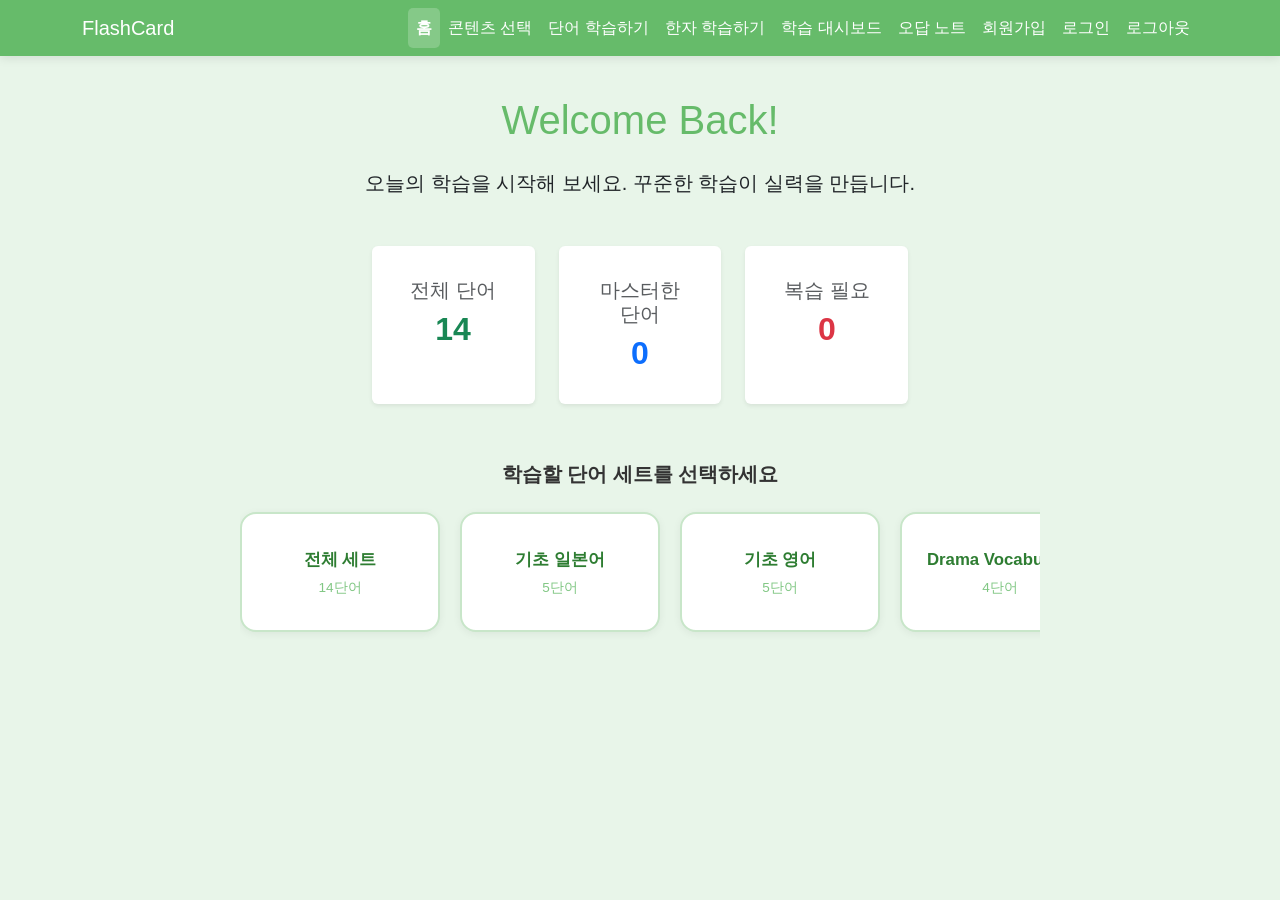
<file: index.html>
<!doctype html>
<html lang="en">
    <head>
        <meta charset="UTF-8">
        <meta name="viewport" content="width=device-width, initial-scale=1.0">
        <title>Flash Card - Dashboard</title>
        <!-- Bootstrap 5 CSS 연결 -->
        <link href="https://cdn.jsdelivr.net/npm/bootstrap@5.3.0/dist/css/bootstrap.min.css" rel="stylesheet">
        <link rel="stylesheet" href="statics/styles.css" />
    </head>
    <body>
        <!-- Navigation Bar -->
        <nav class="navbar navbar-expand-lg navbar-dark sticky-top">
            <div class="container">
                <a class="navbar-brand" href="index.html">FlashCard</a>
                <button class="navbar-toggler" type="button" data-bs-toggle="collapse" data-bs-target="#navbarNav" aria-controls="navbarNav" aria-expanded="false" aria-label="Toggle navigation">
                    <span class="navbar-toggler-icon"></span>
                </button>
                <div class="collapse navbar-collapse" id="navbarNav">
                    <ul class="navbar-nav ms-auto">
                        <li class="nav-item">
                            <a class="nav-link active" href="index.html">홈</a>
                        </li>
                        <li class="nav-item">
                            <a class="nav-link" href="card_deck.html">콘텐츠 선택</a>
                        </li>
                        <li class="nav-item">
                            <a class="nav-link" href="flash_card.html">단어 학습하기</a>
                        </li>
                         <li class="nav-item">
                            <a class="nav-link" href="kanji_deck.html">한자 학습하기</a>
                        </li>
                        <li class="nav-item">
                            <a class="nav-link" href="dashboard.html">학습 대시보드</a>
                        </li>
                        <li class="nav-item">
                            <a class="nav-link" href="flash_card.html?mode=wrong">오답 노트</a>
                        </li>
                        <li class="nav-item">
                            <a class="nav-link" href="sign_up.html">회원가입</a>
                        </li>
                        <li class="nav-item">
                            <a class="nav-link" href="login.html">로그인</a>
                        </li>
                        <li class="nav-item">
                            <a class="nav-link" href="logout.html">로그아웃</a>
                        </li>
                    </ul>
                </div>
            </div>
        </nav>

        <main id="main-content">
            
            <section class="content-section text-center">
                <h1 class="section-title mb-4">Welcome Back! </h1>
                <p class="lead mb-5">오늘의 학습을 시작해 보세요. 꾸준한 학습이 실력을 만듭니다.</p>

                <div class="row g-4 mb-5 justify-content-center" style="max-width: 800px;">
                    <div class="col-md-4">
                        <a href="flash_card.html?mode=all" class="text-decoration-none">
                            <div class="card h-100 border-0 shadow-sm p-3 stat-card">
                                <div class="card-body">
                                    <h5 class="card-title text-muted">전체 단어</h5>
                                    <h2 class="card-text fw-bold text-success" id="stat-total">0</h2>
                                </div>
                            </div>
                        </a>
                    </div>
                    <div class="col-md-4">
                        <a href="flash_card.html?mode=known" class="text-decoration-none">
                            <div class="card h-100 border-0 shadow-sm p-3 stat-card">
                                <div class="card-body">
                                    <h5 class="card-title text-muted">마스터한 단어</h5>
                                    <h2 class="card-text fw-bold text-primary" id="stat-mastered">0</h2>
                                </div>
                            </div>
                        </a>
                    </div>
                    <div class="col-md-4">
                        <a href="flash_card.html?mode=wrong" class="text-decoration-none">
                            <div class="card h-100 border-0 shadow-sm p-3 stat-card">
                                <div class="card-body">
                                    <h5 class="card-title text-muted">복습 필요</h5>
                                    <h2 class="card-text fw-bold text-danger" id="stat-wrong">0</h2>
                                </div>
                            </div>
                        </a>    
                    </div>
                </div>

                <div class="set-select-section mb-5 text-center">
                    <h5 class="fw-bold mb-3">학습할 단어 세트를 선택하세요</h5>
                    <div id="set-cards" class="set-cards-scroll">
                        <!-- 세트 카드들이 statics/dashboard.js에 의해 동적으로 추가됩니다 -->
                    </div>
                </div>
            </section>
        </main>

        <script src="statics/utils.js"></script>
        <script src="statics/storage.js"></script>
        <script src="statics/dashboard.js"></script>
        <!-- Bootstrap 5 JS 연결 (햄버거 메뉴 작동 필수) -->
        <script src="https://cdn.jsdelivr.net/npm/bootstrap@5.3.0/dist/js/bootstrap.bundle.min.js"></script>
    </body>
</html>
</file>
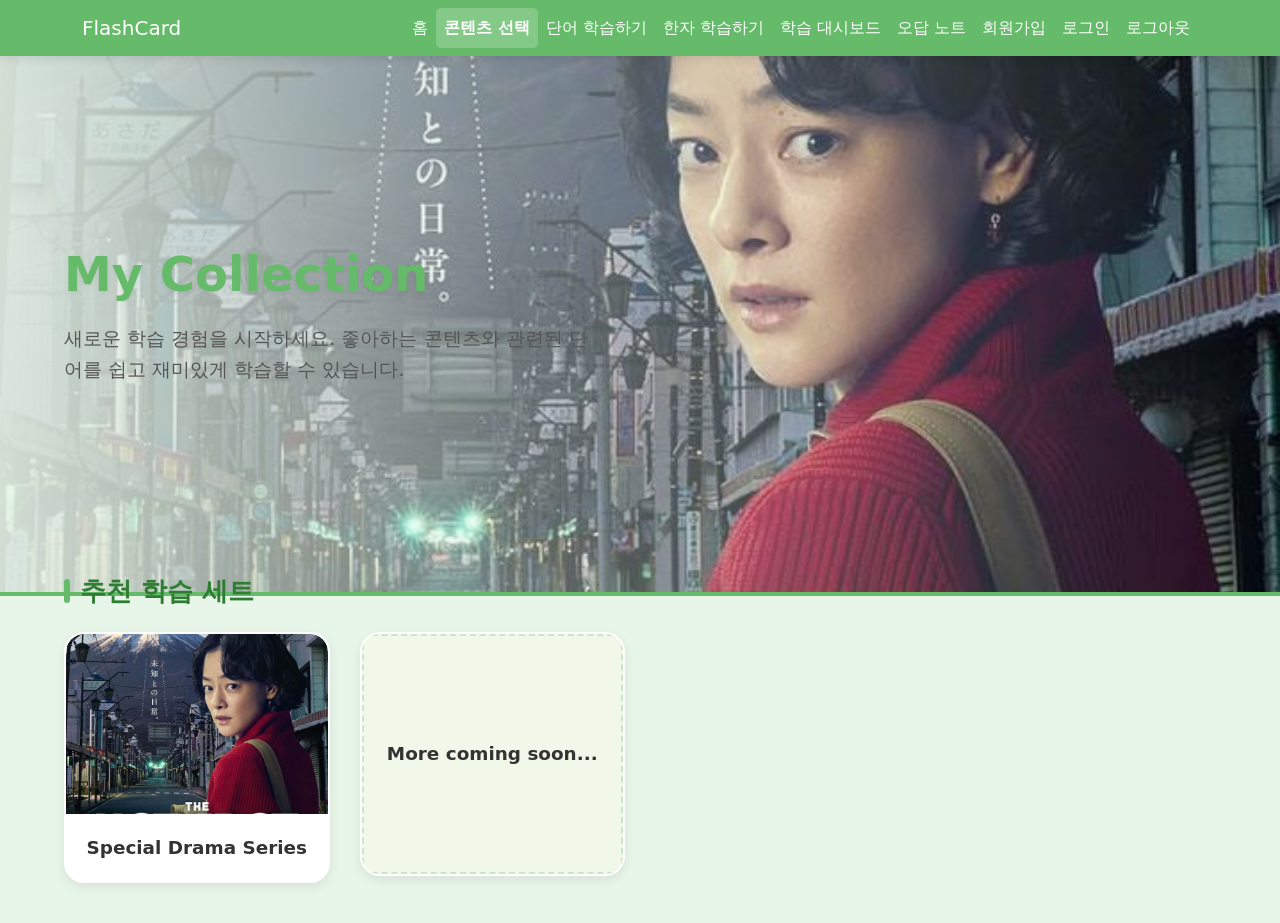
<file: card_deck.html>
<!doctype html>
<html lang="ko">
    <head>
        <meta charset="UTF-8" />
        <meta name="viewport" content="width=device-width, initial-scale=1.0" />
        <title>콘텐츠 선택 - Flash Card</title>
        <!-- Bootstrap 5 CSS 연결 -->
        <link href="https://cdn.jsdelivr.net/npm/bootstrap@5.3.0/dist/css/bootstrap.min.css" rel="stylesheet">
        <link rel="stylesheet" href="statics/styles.css">
        <style>
            /* Flash Card Theme Styles (Netflix Layout preserved) */
            :root {
                --bg-color: #e8f5e9;
                --text-color: #333333;
                --accent-color: #66bb6a;
                --secondary-color: #a5d6a7;
                --transition-speed: 0.3s;
            }

            body {
                background-color: var(--bg-color);
                color: var(--text-color);
                font-family: "Pretendard", -apple-system, BlinkMacSystemFont, system-ui, Roboto, "Helvetica Neue", "Segoe UI", "Apple SD Gothic Neo", "Noto Sans KR", "Malgun Gothic", sans-serif;
                margin: 0;
                padding: 0;
                overflow-x: hidden;
            }

            /* Hero Section */
            .hero {
                height: 60vh;
                position: relative;
                display: flex;
                align-items: center;
                justify-content: flex-start;
                background-image:
                    linear-gradient(
                        to right,
                        rgba(232, 245, 233, 0.9) 0%,
                        rgba(232, 245, 233, 0.4) 40%,
                        rgba(232, 245, 233, 0) 100%
                    ),
                    url("images/drama_thumnail_01.jpg");
                background-size: cover;
                background-position: center;
                border-bottom: 4px solid var(--accent-color);
            }

            .hero-content {
                padding-left: 5%;
                max-width: 600px;
                animation: fadeInUp 0.8s ease-out;
            }

            .hero-title {
                font-size: 3rem;
                margin: 0;
                font-weight: 800;
                color: var(--accent-color);
                text-shadow: 0 2px 4px rgba(0,0,0,0.05);
            }

            .hero-description {
                font-size: 1.2rem;
                margin-top: 20px;
                line-height: 1.6;
                color: #555;
                font-weight: 500;
            }

            /* Content Grid */
            .deck-container {
                padding: 40px 5%;
                margin-top: -60px;
                position: relative;
                z-index: 10;
            }

            .content-row-title {
                font-size: 1.6rem;
                margin-bottom: 25px;
                font-weight: 700;
                color: #2e7d32;
                display: flex;
                align-items: center;
                gap: 10px;
            }

            .content-row-title::before {
                content: '';
                display: inline-block;
                width: 6px;
                height: 24px;
                background-color: var(--accent-color);
                border-radius: 3px;
            }

            .content-grid {
                display: grid;
                grid-template-columns: repeat(auto-fill, minmax(260px, 1fr));
                gap: 30px;
            }

            /* Card Styles */
            .card-link {
                text-decoration: none;
                color: inherit;
            }

            .card {
                position: relative;
                border-radius: 20px;
                overflow: hidden;
                transition: all var(--transition-speed) cubic-bezier(0.4, 0, 0.2, 1);
                cursor: pointer;
                box-shadow: 0 4px 12px rgba(0, 0, 0, 0.08);
                background-color: white;
                border: 2px solid transparent;
            }

            .card:hover {
                transform: translateY(-10px);
                box-shadow: 0 12px 24px rgba(102, 187, 106, 0.3);
                border-color: var(--accent-color);
            }

            .card img {
                width: 100%;
                height: 180px;
                display: block;
                object-fit: cover;
                border-radius: 18px 18px 0 0;
                transition: transform var(--transition-speed) ease;
            }

            .card:hover img {
                transform: scale(1.05);
            }

            .card-info {
                padding: 20px;
                background-color: white;
                text-align: center;
            }

            .card-title {
                font-size: 1.15rem;
                font-weight: 700;
                margin: 0;
                color: #333;
                transition: color var(--transition-speed);
            }

            .card:hover .card-title {
                color: var(--accent-color);
            }

            /* Placeholder Card */
            .card-placeholder {
                background-color: #f1f8e9;
                height: 240px;
                display: flex;
                align-items: center;
                justify-content: center;
                border: 2px dashed #c8e6c9;
                color: #81c784;
                font-weight: 600;
            }

            /* Responsive */
            @media (max-width: 768px) {
                .hero {
                    height: 50vh;
                }
                .hero-title {
                    font-size: 2.2rem;
                }
                .content-grid {
                    grid-template-columns: repeat(auto-fill, minmax(200px, 1fr));
                    gap: 20px;
                }
                .deck-container {
                    padding: 30px 5%;
                    margin-top: -40px;
                }
            }

            @keyframes fadeInUp {
                from {
                    opacity: 0;
                    transform: translateY(30px);
                }
                to {
                    opacity: 1;
                    transform: translateY(0);
                }
            }
        </style>
    </head>
    <body>
        <!-- Navigation Bar -->
        <nav class="navbar navbar-expand-lg navbar-dark sticky-top">
            <div class="container">
                <a class="navbar-brand" href="index.html">FlashCard</a>
                <button class="navbar-toggler" type="button" data-bs-toggle="collapse" data-bs-target="#navbarNav" aria-controls="navbarNav" aria-expanded="false" aria-label="Toggle navigation">
                    <span class="navbar-toggler-icon"></span>
                </button>
                <div class="collapse navbar-collapse" id="navbarNav">
                    <ul class="navbar-nav ms-auto">
                        <li class="nav-item">
                            <a class="nav-link" href="index.html">홈</a>
                        </li>
                        <li class="nav-item">
                            <a class="nav-link active" href="card_deck.html">콘텐츠 선택</a>
                        </li>
                        <li class="nav-item">
                            <a class="nav-link" href="flash_card.html">단어 학습하기</a>
                        </li>
                         <li class="nav-item">
                            <a class="nav-link" href="kanji_deck.html">한자 학습하기</a>
                        </li>
                        <li class="nav-item">
                            <a class="nav-link" href="dashboard.html">학습 대시보드</a>
                        </li>
                        <li class="nav-item">
                            <a class="nav-link" href="flash_card.html?mode=wrong">오답 노트</a>
                        </li>
                        <li class="nav-item">
                            <a class="nav-link" href="sign_up.html">회원가입</a>
                        </li>
                        <li class="nav-item">
                            <a class="nav-link" href="login.html">로그인</a>
                        </li>
                        <li class="nav-item">
                            <a class="nav-link" href="logout.html">로그아웃</a>
                        </li>
                    </ul>
                </div>
            </div>
        </nav>

        <!-- Main Content Wrapper (Consistent with index.html) -->
        <main id="main-content">
            <!-- Hero Section (Now explicitly below navbar in document flow) -->
            <header class="hero">
                <div class="hero-content">
                    <h1 class="hero-title">My Collection</h1>
                    <p class="hero-description">
                        새로운 학습 경험을 시작하세요. 좋아하는 콘텐츠와 관련된
                        단어를 쉽고 재미있게 학습할 수 있습니다.
                    </p>
                </div>
            </header>

            <!-- Main Content Area -->
            <div class="deck-container">
                <h2 class="content-row-title">추천 학습 세트</h2>

                <div class="content-grid">
                    <!-- Card 1: Drama Series -->
                    <a href="flash_card.html?content=drama_01" class="card-link">
                        <div class="card">
                            <img
                                src="images/drama_thumnail_01.jpg"
                                alt="Drama Thumbnail"
                            />
                            <div class="card-info">
                                <p class="card-title">Special Drama Series</p>
                            </div>
                        </div>
                    </a>

                    <!-- Placeholder Cards to fill the grid -->
                    <a href="#" class="card-link">
                        <div class="card">
                            <div class="card-placeholder">
                                <p class="card-title">More coming soon...</p>
                            </div>
                        </div>
                    </a>
                </div>
            </div>
        </main>

        <!-- Bootstrap 5 JS 연결 (햄버거 메뉴 작동 필수) -->
        <script src="https://cdn.jsdelivr.net/npm/bootstrap@5.3.0/dist/js/bootstrap.bundle.min.js"></script>
    </body>
</html>
</file>
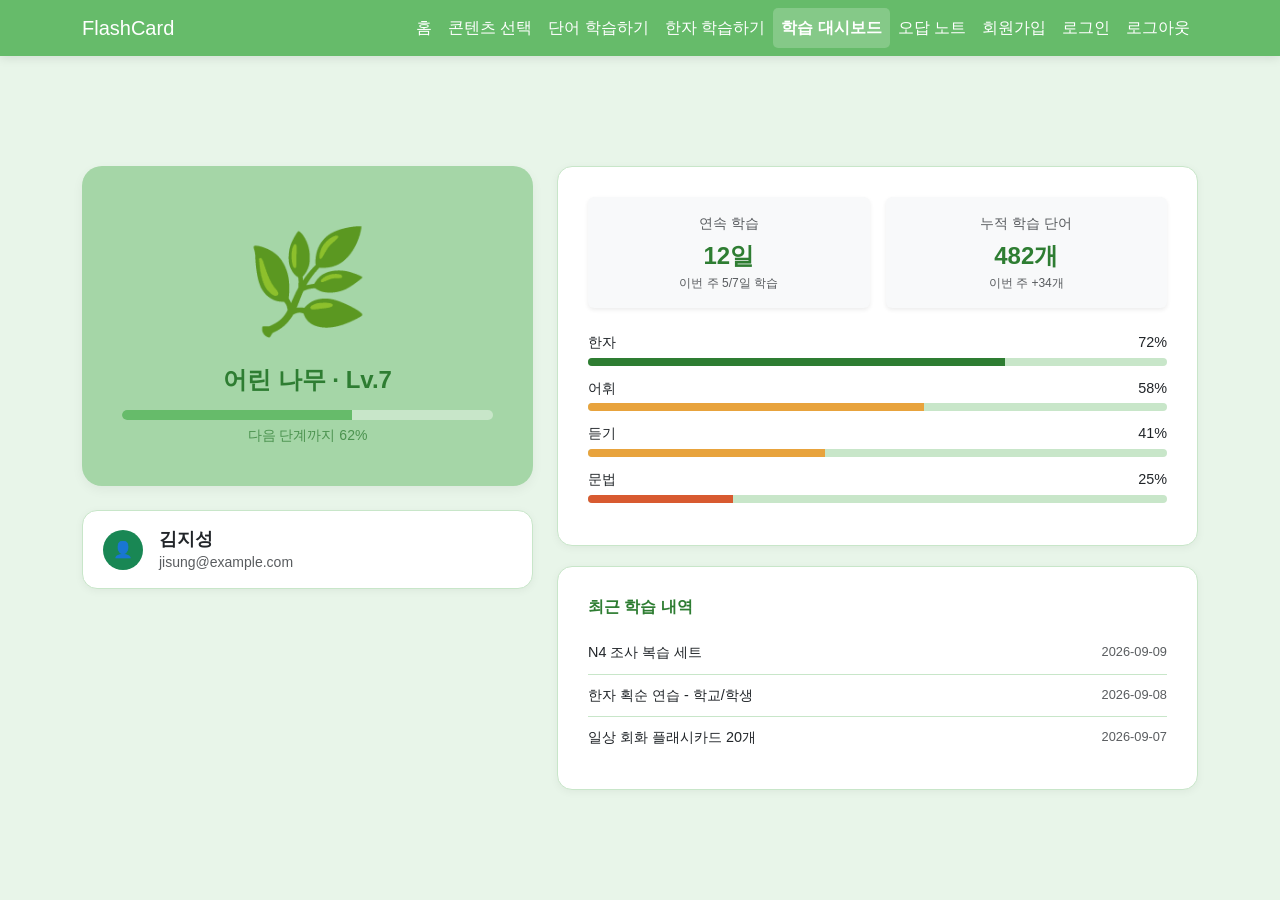
<file: dashboard.html>
<!DOCTYPE html>
<html lang="ko">
<head>
    <meta charset="UTF-8">
    <meta name="viewport" content="width=device-width, initial-scale=1.0">
    <title>학습 대시보드 - FlashCard</title>
    <!-- Bootstrap 5 CSS -->
    <link href="https://cdn.jsdelivr.net/npm/bootstrap@5.3.0/dist/css/bootstrap.min.css" rel="stylesheet">
    <!-- Global Styles -->
    <link rel="stylesheet" href="statics/styles.css">
    <style>
        /* Dashboard Specific Styles that aren't in global statics/styles.css */
        .dashboard-container {
            width: 100%;
            margin: 0 auto;
        }
        .tree-level-block {
            background: var(--secondary-color);
            border: none;
            border-radius: 20px;
            padding: 30px;
            text-align: center;
            color: var(--deep-green);
            box-shadow: 0 4px 12px rgba(0,0,0,0.05);
        }
        .progress-track {
            height: 10px;
            background: var(--line-color);
            border-radius: 5px;
            overflow: hidden;
            margin: 15px 0 5px;
        }
        .progress-fill {
            height: 100%;
            background: var(--accent-color);
            transition: width 0.5s ease-out;
        }
        .user-info-block {
            background: var(--card-bg);
            border: 1px solid var(--line-color);
            border-radius: 15px;
            padding: 15px 20px;
            margin-bottom: 20px;
            box-shadow: 0 2px 8px rgba(0,0,0,0.05);
        }
        .summary-block {
            background: var(--card-bg);
            border: 1px solid var(--line-color);
            border-radius: 15px;
            padding: 20px;
            margin-bottom: 20px;
            box-shadow: 0 2px 8px rgba(0,0,0,0.05);
        }
        .skill-row {
            margin-bottom: 12px;
        }
        .skill-row-top {
            display: flex;
            justify-content: space-between;
            font-size: 0.9rem;
            margin-bottom: 4px;
            font-weight: 500;
        }
        .skill-bar-track {
            height: 8px;
            background: var(--line-color);
            border-radius: 4px;
            overflow: hidden;
        }
        .recent-activity-block {
            background: var(--card-bg);
            border: 1px solid var(--line-color);
            border-radius: 15px;
            padding: 20px;
            box-shadow: 0 2px 8px rgba(0,0,0,0.05);
        }
        .activity-item {
            display: flex;
            justify-content: space-between;
            padding: 10px 0;
            border-bottom: 1px solid var(--line-color);
            font-size: 0.9rem;
        }
        .activity-item:last-child {
            border-bottom: none;
        }

        @media (min-width: 768px) {
            .tree-level-block {
                padding: 40px;
            }
            #tree-visual {
                font-size: 100px !important;
            }
            .summary-block, .recent-activity-block {
                padding: 30px;
            }
        }
    </style>
</head>
<body>
    <!-- Navigation Bar (Same as index.html) -->
    <nav class="navbar navbar-expand-lg navbar-dark sticky-top">
            <div class="container">
                <a class="navbar-brand" href="index.html">FlashCard</a>
                <button class="navbar-toggler" type="button" data-bs-toggle="collapse" data-bs-target="#navbarNav" aria-controls="navbarNav" aria-expanded="false" aria-label="Toggle navigation">
                    <span class="navbar-toggler-icon"></span>
                </button>
                <div class="collapse navbar-collapse" id="navbarNav">
                    <ul class="navbar-nav ms-auto">
                        <li class="nav-item">
                            <a class="nav-link " href="index.html">홈</a>
                        </li>
                        <li class="nav-item">
                            <a class="nav-link" href="card_deck.html">콘텐츠 선택</a>
                        </li>
                        <li class="nav-item">
                            <a class="nav-link" href="flash_card.html">단어 학습하기</a>
                        </li>
                         <li class="nav-item">
                            <a class="nav-link" href="kanji_deck.html">한자 학습하기</a>
                        </li>
                        <li class="nav-item">
                            <a class="nav-link active" href="dashboard.html">학습 대시보드</a>
                        </li>
                        <li class="nav-item">
                            <a class="nav-link" href="flash_card.html?mode=wrong">오답 노트</a>
                        </li>
                        <li class="nav-item">
                            <a class="nav-link" href="sign_up.html">회원가입</a>
                        </li>
                        <li class="nav-item">
                            <a class="nav-link" href="login.html">로그인</a>
                        </li>
                        <li class="nav-item">
                            <a class="nav-link" href="logout.html">로그아웃</a>
                        </li>
                    </ul>
                </div>
            </div>
        </nav>

    <main id="main-content" class="content-section">
        <div class="container py-4">
            <div class="row g-4">
                <!-- Left Column: Identity & Growth -->
                <div class="col-12 col-md-5">
                    <!-- Tree Level Block -->
                    <section class="tree-level-block mb-4">
                        <div id="tree-visual" style="font-size:80px; margin-bottom:10px;"></div>
                        <h4 id="tree-stage-label" class="fw-bold mb-1"></h4>
                        <div class="progress-track">
                            <div class="progress-fill" id="tree-progress"></div>
                        </div>
                        <p id="tree-progress-label" class="small mb-0 opacity-75"></p>
                    </section>

                    <!-- User Info Block -->
                    <section class="user-info-block">
                        <div class="d-flex align-items-center">
                            <div class="flex-shrink-0 me-3">
                                <div class="bg-success text-white rounded-circle d-flex align-items-center justify-content-center" style="width: 40px; height: 40px; font-weight: bold;">
                                    👤
                                </div>
                            </div>
                            <div>
                                <p id="user-name" class="mb-0 fw-bold" style="font-size: 1.1rem;"></p>
                                <p id="user-email" class="mb-0 small text-muted"></p>
                            </div>
                        </div>
                    </section>
                </div>

                <!-- Right Column: Stats & Activity -->
                <div class="col-12 col-md-7">
                    <!-- Summary Block -->
                    <section class="summary-block">
                        <div class="row g-3 mb-4">
                            <div class="col-6">
                                <div class="card h-100 border-0 shadow-sm p-3 stat-card bg-light text-center">
                                    <p class="stat-label small text-muted mb-1">연속 학습</p>
                                    <p class="stat-value fw-bold mb-0" id="streak-value" style="font-size: 1.5rem; color: var(--deep-green);"></p>
                                    <p class="stat-sub x-small text-muted mb-0" id="streak-sub" style="font-size: 0.75rem;"></p>
                                </div>
                            </div>
                            <div class="col-6">
                                <div class="card h-100 border-0 shadow-sm p-3 stat-card bg-light text-center">
                                    <p class="stat-label small text-muted mb-1">누적 학습 단어</p>
                                    <p class="stat-value fw-bold mb-0" id="total-words-value" style="font-size: 1.5rem; color: var(--deep-green);"></p>
                                    <p class="stat-sub x-small text-muted mb-0" id="total-words-sub" style="font-size: 0.75rem;"></p>
                                </div>
                            </div>
                        </div>
                        <div id="skill-breakdown">
                            <!-- Skills will be injected here -->
                        </div>
                    </section>

                    <!-- Recent Activity Block -->
                    <section class="recent-activity-block">
                        <h5 class="fw-bold mb-3" style="font-size: 1rem; color: var(--deep-green);">최근 학습 내역</h5>
                        <div id="activity-list">
                            <!-- Activities will be injected here -->
                        </div>
                    </section>
                </div>
            </div>
        </div>
    </main>

    <script>
        const userDashboardData = {
            user: {
                name: "김지성",
                email: "jisung@example.com",
            },
            level: {
                currentLevel: 7,
                growthStage: 2,
                growthPoint: 620,
                nextStageThreshold: 1000,
            },
            streak: {
                currentStreakDays: 12,
                thisWeekDaysStudied: 5,
            },
            totalWords: {
                total: 482,
                thisWeekGain: 34,
            },
            skills: [
                { label: "한자", percent: 72 },
                { label: "어휘", percent: 58 },
                { label: "듣기", percent: 41 },
                { label: "문법", percent: 25 },
            ],
            recentActivity: [
                { date: "2026-09-09", content: "N4 조사 복습 세트", result: "완료" },
                { date: "2026-09-08", content: "한자 획순 연습 - 학교/학생", result: "완료" },
                { date: "2026-09-07", content: "일상 회화 플래시카드 20개", result: "완료" },
            ],
        };

        const treeAssets = ["🌰", "🌱", "🌿", "🌳", "🌸"];
        const stageLabels = ["씨앗", "새싹", "어린 나무", "무성한 나무", "만개한 나무"];

        function renderTreeLevel(levelData) {
            document.getElementById("tree-visual").textContent = treeAssets[levelData.growthStage];
            document.getElementById("tree-stage-label").textContent =
                `${stageLabels[levelData.growthStage]} · Lv.${levelData.currentLevel}`;

            const percent = Math.min(100, Math.round((levelData.growthPoint / levelData.nextStageThreshold) * 100));
            document.getElementById("tree-progress").style.width = percent + "%";
            document.getElementById("tree-progress-label").textContent = `다음 단계까지 ${percent}%`;
        }

        function renderUserInfo(user) {
            document.getElementById("user-name").textContent = user.name;
            document.getElementById("user-email").textContent = user.email;
        }

        function renderSummary(data) {
            document.getElementById("streak-value").textContent = `${data.streak.currentStreakDays}일`;
            document.getElementById("streak-sub").textContent = `이번 주 ${data.streak.thisWeekDaysStudied}/7일 학습`;

            document.getElementById("total-words-value").textContent = `${data.totalWords.total}개`;
            document.getElementById("total-words-sub").textContent = `이번 주 +${data.totalWords.thisWeekGain}개`;

            const container = document.getElementById("skill-breakdown");
            container.innerHTML = "";
            data.skills.forEach((skill) => {
                const color = skill.percent >= 70 ? "var(--deep-green)" : skill.percent >= 40 ? "#E8A33D" : "#D85A30";
                const row = document.createElement("div");
                row.className = "skill-row";
                row.innerHTML = `
                    <div class="skill-row-top"><span>${skill.label}</span><span>${skill.percent}%</span></div>
                    <div class="skill-bar-track"><div style="height:100%; width:${skill.percent}%; background:${color};"></div></div>
                `;
                container.appendChild(row);
            });
        }

        function renderRecentActivity(activities) {
            const list = document.getElementById("activity-list");
            list.innerHTML = "";
            activities.forEach((item) => {
                const div = document.createElement("div");
                div.className = "activity-item";
                div.innerHTML = `<span>${item.content}</span><span class="text-muted" style="font-size: 0.8rem;">${item.date}</span>`;
                list.appendChild(div);
            });
        }

        function initDashboard(data) {
            renderTreeLevel(data.level);
            renderUserInfo(data.user);
            renderSummary(data);
            renderRecentActivity(data.recentActivity);
        }

        initDashboard(userDashboardData);
    </script>
    <!-- Bootstrap 5 JS -->
    <script src="https://cdn.jsdelivr.net/npm/bootstrap@5.3.0/dist/js/bootstrap.bundle.min.js"></script>
</body>
</html>
</file>
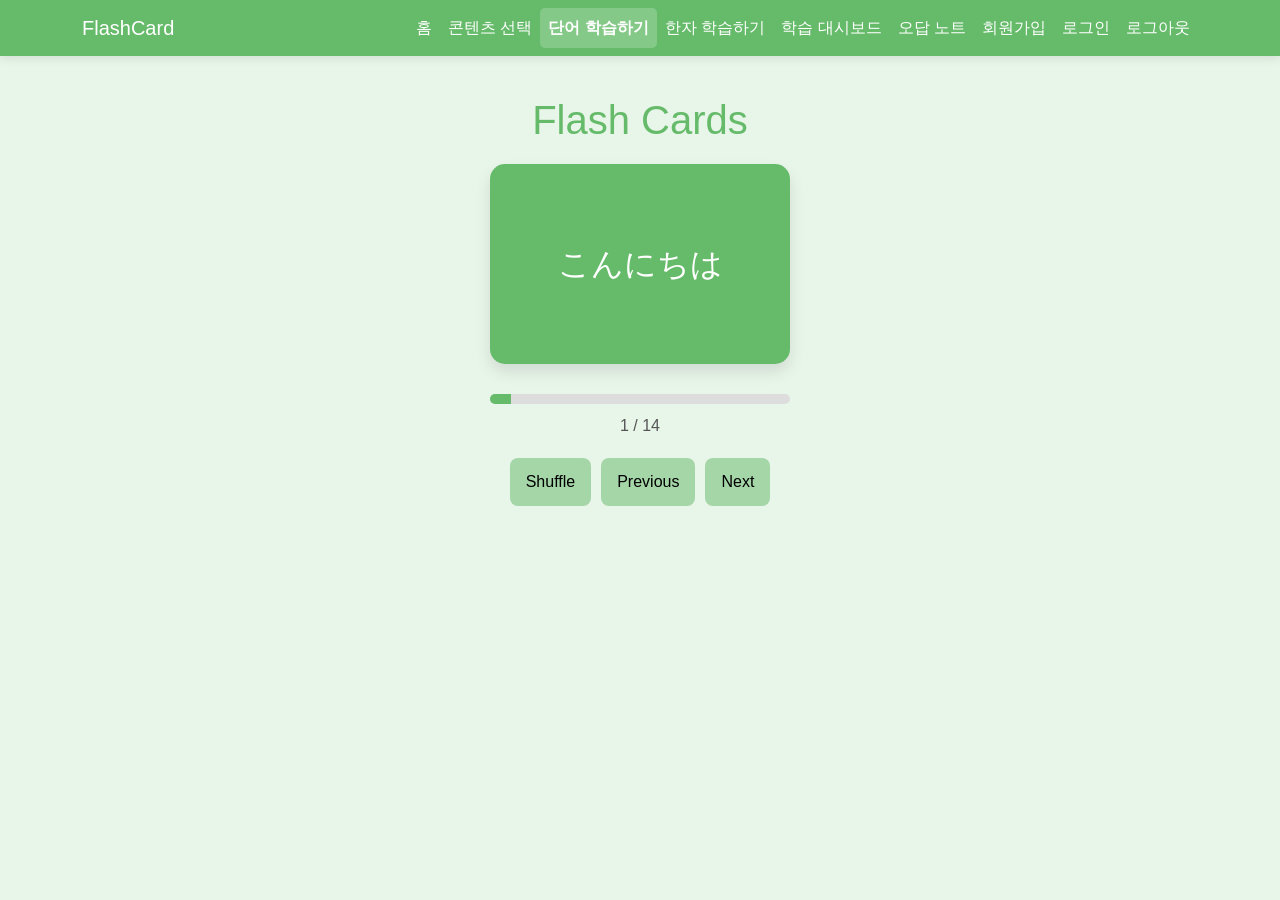
<file: flash_card.html>
<!doctype html>
<html lang="en">
    <head>
        <meta charset="UTF-8">
        <meta name="viewport" content="width=device-width, initial-scale=1.0">
        <title>Flash Card - Learning</title>
        <!-- Bootstrap 5 CSS 연결 -->
        <link href="https://cdn.jsdelivr.net/npm/bootstrap@5.3.0/dist/css/bootstrap.min.css" rel="stylesheet">
        <link rel="stylesheet" href="statics/styles.css" />
    </head>
    <body>
        <!-- Navigation Bar -->
        <nav class="navbar navbar-expand-lg navbar-dark sticky-top">
            <div class="container">
                <a class="navbar-brand" href="index.html">FlashCard</a>
                <button class="navbar-toggler" type="button" data-bs-toggle="collapse" data-bs-target="#navbarNav" aria-controls="navbarNav" aria-expanded="false" aria-label="Toggle navigation">
                    <span class="navbar-toggler-icon"></span>
                </button>
                <div class="collapse navbar-collapse" id="navbarNav">
                    <ul class="navbar-nav ms-auto">
                        <li class="nav-item">
                            <a class="nav-link " href="index.html">홈</a>
                        </li>
                        <li class="nav-item">
                            <a class="nav-link" href="card_deck.html">콘텐츠 선택</a>
                        </li>
                        <li class="nav-item">
                            <a class="nav-link active" href="flash_card.html">단어 학습하기</a>
                        </li>
                         <li class="nav-item">
                            <a class="nav-link" href="kanji_deck.html">한자 학습하기</a>
                        </li>
                        <li class="nav-item">
                            <a class="nav-link" href="dashboard.html">학습 대시보드</a>
                        </li>
                        <li class="nav-item">
                            <a class="nav-link" href="flash_card.html?mode=wrong">오답 노트</a>
                        </li>
                        <li class="nav-item">
                            <a class="nav-link" href="sign_up.html">회원가입</a>
                        </li>
                        <li class="nav-item">
                            <a class="nav-link" href="login.html">로그인</a>
                        </li>
                        <li class="nav-item">
                            <a class="nav-link" href="logout.html">로그아웃</a>
                        </li>
                    </ul>
                </div>
            </div>
        </nav>

        <main id="main-content">
            <section id="study" class="content-section">
                <h1 class="section-title">Flash Cards</h1>
                <div id="flashcard-container">
                    <div class="flashcard">
                        <div class="front"></div>
                        <div class="back">
                            <div class="back-text"></div>
                            <div class="overlay-controls">
                                <button class="control-btn correct-btn">
                                    <img src="images/check_btn-removebg.png" alt="Correct" />
                                </button>
                                <button class="control-btn incorrect-btn">
                                    <img src="images/false_btn-removebg.png" alt="Incorrect" />
                                </button>
                            </div>
                        </div>
                    </div>
                </div>
                <div class="progress-wrapper">
                    <div class="progress-container">
                        <div id="progress-bar"></div>
                    </div>
                    <span id="progress">0 / 0</span>
                </div>
                <div class="controls">
                    <button id="shuffle-btn">Shuffle</button>
                    <button id="prev-btn">Previous</button>
                    <button id="next-btn">Next</button>
                </div>
            </section>
        </main>

        <div id="completion-modal" class="modal">
            <div class="modal-content">
                <h2>🎉 학습 완료!</h2>
                <p id="completion-message"></p>
                <button id="close-modal">다시 학습하기</button>
            </div>
        </div>
        <script src="statics/utils.js"></script>
        <script src="statics/storage.js"></script>
        <script src="statics/learning.js"></script>
        <!-- Bootstrap 5 JS 연결 (햄버거 메뉴 작동 필수) -->
        <script src="https://cdn.jsdelivr.net/npm/bootstrap@5.3.0/dist/js/bootstrap.bundle.min.js"></script>
    </body>
</html>
</file>
<file: statics/styles.css>
:root {
    --bg-color: #e8f5e9;
    --text-color: #333333;
    --accent-color: #66bb6a;
    --accent-hover: #4caf50;
    --secondary-color: #a5d6a7;
    --deep-green: #2e7d32;
    --line-color: #c8e6c9;
    --card-bg: #ffffff;
    --transition-speed: 0.3s;
}

body {
    background-color: var(--bg-color);
    margin: 0;
    font-family: sans-serif;
    display: flex;
    flex-direction: column;
    min-height: 100vh;
    overflow-x: hidden;
}

/* Navbar Styles */
.navbar {
    background-color: #66bb6a !important;
    box-shadow: 0 2px 10px rgba(0,0,0,0.1);
    flex-shrink: 0; /* 내비게이션 바 높이가 콘텐츠에 의해 변하지 않도록 고정 */
}

.navbar-brand, .nav-link {
    color: white !important;
}

.nav-link:hover {
    color: #e8f5e9 !important;
    background-color: rgba(255,255,255,0.1);
    border-radius: 5px;
}

.nav-link.active {
    font-weight: bold;
    background-color: rgba(255,255,255,0.2);
    border-radius: 5px;
}

/* Dashboard Stat Cards */
.stat-card {
    transition: transform 0.3s ease, box-shadow 0.3s ease;
    cursor: pointer;
}

.stat-card:hover {
    transform: translateY(-5px);
    box-shadow: 0 10px 20px rgba(0,0,0,0.1) !important;
}

/* Set Selection Cards - Carousel */
.set-select-section {
    margin-top: 10px;
    width: 100%;
    max-width: 800px;
    margin-left: auto;
    margin-right: auto;
}

.set-select-section h5 {
    color: #333;
}

.set-cards-scroll {
    overflow: hidden;
    position: relative;
    width: 100%;
    padding: 10px 0 20px;
}

.marquee-track {
    display: flex;
    gap: 20px;
    width: max-content;
    animation: scroll-marquee 30s linear infinite;
}

.marquee-track:hover {
    animation-play-state: paused;
}

.set-card-item {
    flex-shrink: 0;
}

@keyframes scroll-marquee {
    0% {
        transform: translateX(0);
    }
    100% {
        transform: translateX(-50%);
    }
}

.set-cards-scroll::-webkit-scrollbar {
    display: none;
}

.set-cards-scroll {
    -ms-overflow-style: none;
    scrollbar-width: none;
}

.set-card-item {
    flex: 0 0 auto;
    scroll-snap-align: center;
}

.set-card {
    width: 200px;
    height: 120px;
    background: #fff;
    border: 2px solid #c8e6c9;
    border-radius: 16px;
    padding: 20px;
    display: flex;
    flex-direction: column;
    align-items: center;
    justify-content: center;
    text-align: center;
    cursor: pointer;
    transition: all 0.25s ease;
    box-shadow: 0 2px 8px rgba(0,0,0,0.06);
}

.set-card:hover {
    transform: translateY(-5px);
    border-color: #66bb6a;
    box-shadow: 0 8px 24px rgba(102,187,106,0.3);
}

.set-card:active {
    transform: translateY(-2px);
}

.set-card-title {
    font-size: 1.05rem;
    font-weight: 700;
    color: #2e7d32;
    margin-bottom: 6px;
}

.set-card-count {
    font-size: 0.85rem;
    color: #81c784;
    font-weight: 500;
}

/* Main Content Centering */
.content-section {
    flex: 1;
    display: flex;
    flex-direction: column;
    align-items: center;
    justify-content: center;
    padding: 40px 20px;
}

h1 {
    color: #66bb6a;
    margin-bottom: 20px;
}

#flashcard-container {
    perspective: 1000px;
    margin-bottom: 30px;
}

.flashcard {
    width: 300px;
    height: 200px;
    position: relative;
    transform-style: preserve-3d;
    transition: transform 0.6s cubic-bezier(0.4, 0, 0.2, 1);
    cursor: pointer;
    touch-action: pan-y;
}

.flashcard.flipped {
    transform: rotateY(180deg);
}

.front,
.back {
    position: absolute;
    width: 100%;
    height: 100%;
    backface-visibility: hidden;
    display: flex;
    align-items: center;
    justify-content: center;
    font-size: 2rem;
    border-radius: 15px;
    box-shadow: 0 8px 16px rgba(0, 0, 0, 0.1);
    text-align: center;
    padding: 20px;
    box-sizing: border-box;
}

.front {
    background-color: #66bb6a;
    color: white;
}

.back {
    background-color: #a5d6a7;
    color: #333;
    transform: rotateY(180deg);
    position: absolute;
    width: 100%;
    height: 100%;
    backface-visibility: hidden;
    display: flex;
    align-items: center;
    justify-content: center;
    font-size: 2rem;
    border-radius: 15px;
    box-shadow: 0 8px 16px rgba(0, 0, 0, 0.1);
    text-align: center;
    padding: 20px;
    box-sizing: border-box;
    overflow: hidden;
}

.overlay-controls {
    position: absolute;
    top: 0;
    left: 0;
    width: 100%;
    height: 100%;
    display: flex;
    align-items: center;
    justify-content: space-between;
    padding: 0 15px;
    background-color: rgba(0, 0, 0, 0.5) !important;
    border-radius: 15px;
    opacity: 0;
    visibility: hidden;
    transition:
        opacity 0.3s ease,
        visibility 0.3s ease;
    pointer-events: none;
    z-index: 9999 !important;
}

.flashcard.flipped .back .overlay-controls {
    opacity: 1;
    visibility: visible;
    pointer-events: auto;
}

@media (hover: hover) {
    .flashcard.flipped .back .overlay-controls .control-btn:hover {
        transform: scale(1.15);
    }
}

.control-btn {
    width: 56px;
    height: 56px;
    min-width: 48px;
    min-height: 48px;
    background: none;
    border: none;
    cursor: pointer;
    transition: transform 0.2s ease;
    display: flex;
    align-items: center;
    justify-content: center;
    padding: 0;
    box-shadow: none;
    z-index: 20;
    -webkit-tap-highlight-color: transparent;
}

.control-btn img {
    width: 100%;
    height: 100%;
    object-fit: contain;
}

.correct-btn,
.incorrect-btn {
    background: transparent;
}

.control-btn:hover {
    transform: scale(1.2);
}

.control-btn:active {
    transform: scale(0.9);
}

.progress-wrapper {
    display: flex;
    flex-direction: column;
    align-items: center;
    width: 300px;
    margin-bottom: 20px;
}

.progress-container {
    width: 100%;
    height: 10px;
    background-color: #ddd;
    border-radius: 5px;
    overflow: hidden;
    margin-bottom: 10px;
}

#progress-bar {
    width: 0%;
    height: 100%;
    background-color: #66bb6a;
    transition: width 0.3s ease;
}

#progress {
    font-size: 1rem;
    color: #555;
}

.controls {
    display: flex;
    gap: 10px;
    align-items: center;
    flex-wrap: wrap;
    justify-content: center;
}

select,
button {
    padding: 10px 16px;
    min-height: 48px;
    border-radius: 8px;
    border: 1px solid #ccc;
    font-size: 1rem;
    cursor: pointer;
}

button {
    background-color: #a5d6a7;
    border: none;
    transition:
        background-color 0.2s,
        transform 0.1s;
}

button:hover {
    background-color: #66bb6a;
    color: white;
}

button:active {
    transform: scale(0.95);
}

@media (max-width: 480px) {
    .flashcard {
        width: 260px;
        height: 160px;
    }
    .progress-wrapper {
        width: 260px;
    }
    .front,
    .back {
        font-size: 1.5rem;
    }
    .controls {
        flex-direction: column;
        width: 260px;
    }
    select,
    button {
        width: 100%;
        min-height: 48px;
        padding: 12px 16px;
    }
}

.modal {
    display: none;
    position: fixed;
    z-index: 10000;
    left: 0;
    top: 0;
    width: 100%;
    height: 100%;
    background-color: rgba(0, 0, 0, 0.6);
    backdrop-filter: blur(5px);
    align-items: center;
    justify-content: center;
}

.modal.show {
    display: flex;
}

.modal-content {
    background-color: white;
    padding: 30px;
    border-radius: 20px;
    text-align: center;
    box-shadow: 0 10px 25px rgba(0, 0, 0, 0.2);
    max-width: 400px;
    width: 80%;
    animation: modalAppear 0.4s ease-out;
}

@keyframes modalAppear {
    from {
        transform: scale(0.8);
        opacity: 0;
    }
    to {
        transform: scale(1);
        opacity: 1;
    }
}

.modal-content h2 {
    color: #66bb6a;
    margin-bottom: 15px;
}

.modal-content p {
    font-size: 1.2rem;
    color: #555;
    margin-bottom: 25px;
}

.modal-content button {
    background-color: #66bb6a;
    color: white;
    border: none;
    padding: 10px 20px;
    border-radius: 10px;
    font-size: 1rem;
    cursor: pointer;
    transition: background 0.2s;
}

.modal-content button:hover {
    background-color: #4caf50;
}
</file>
